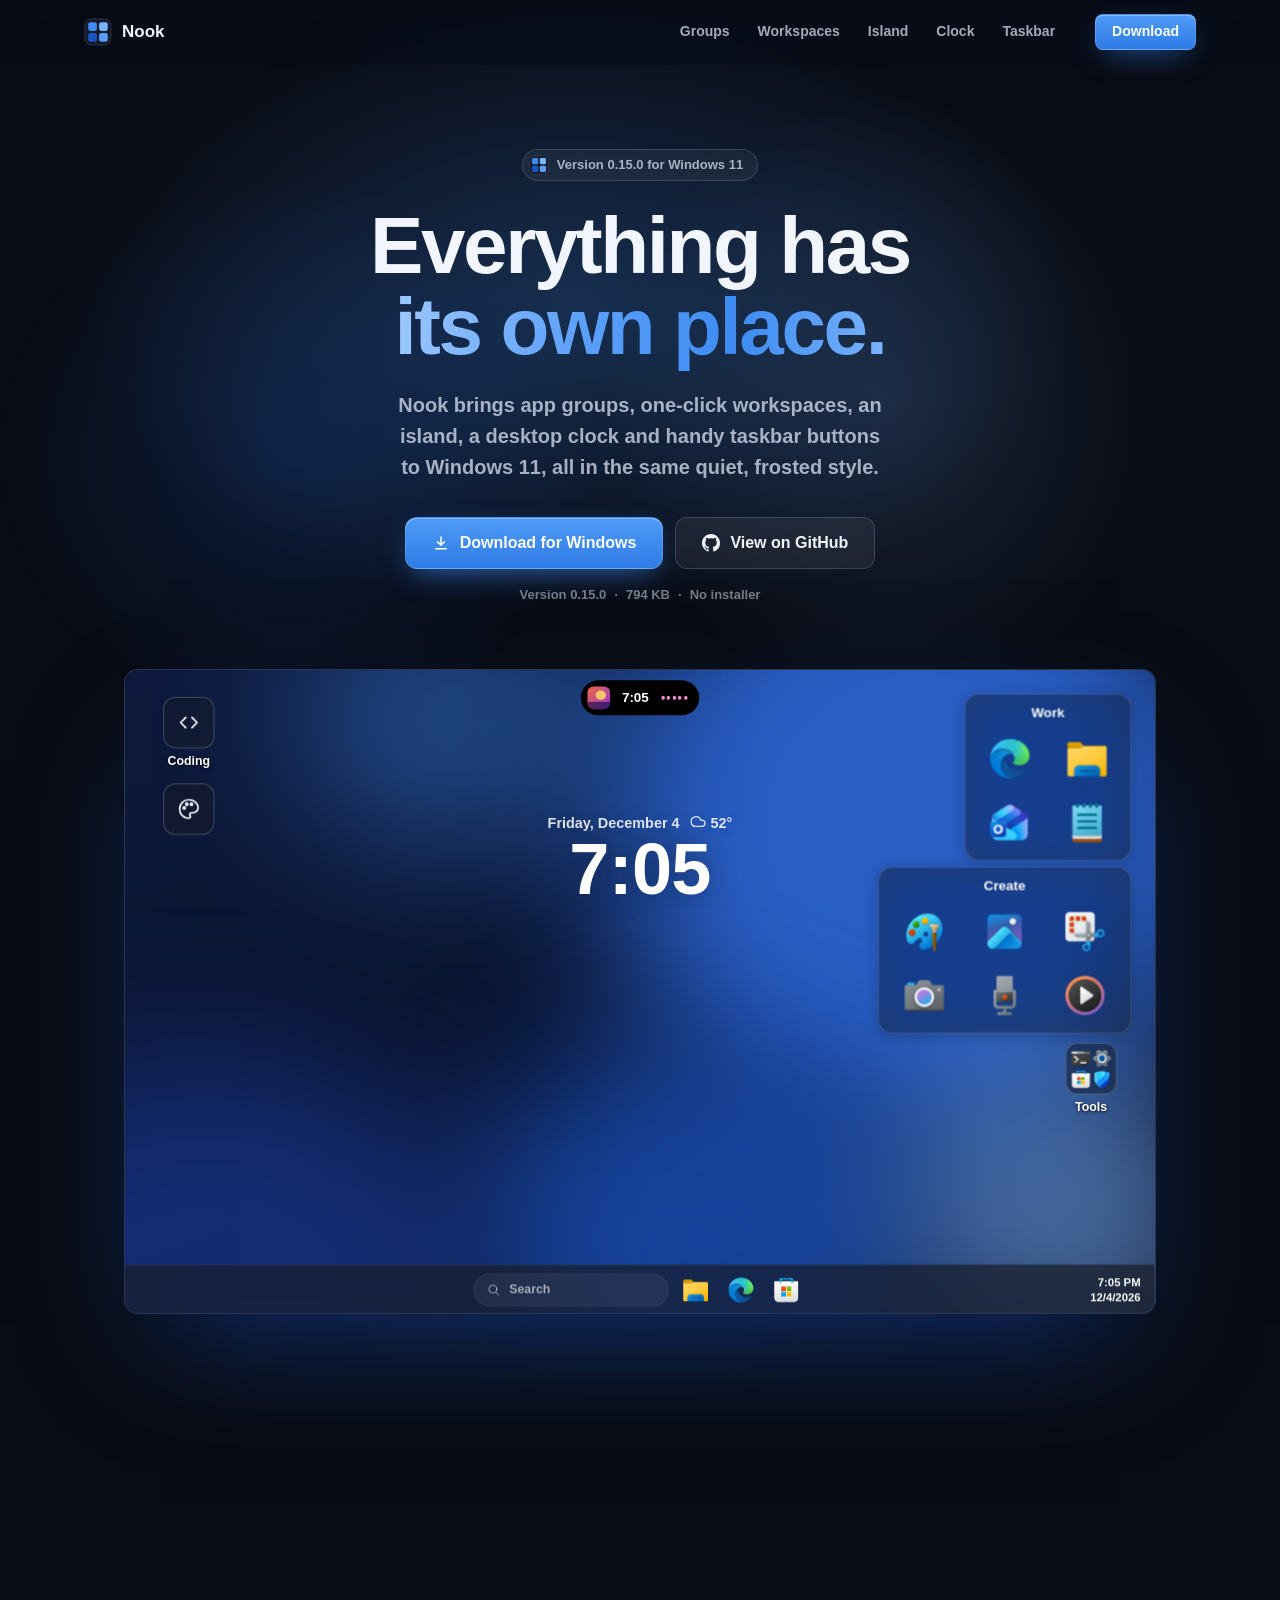
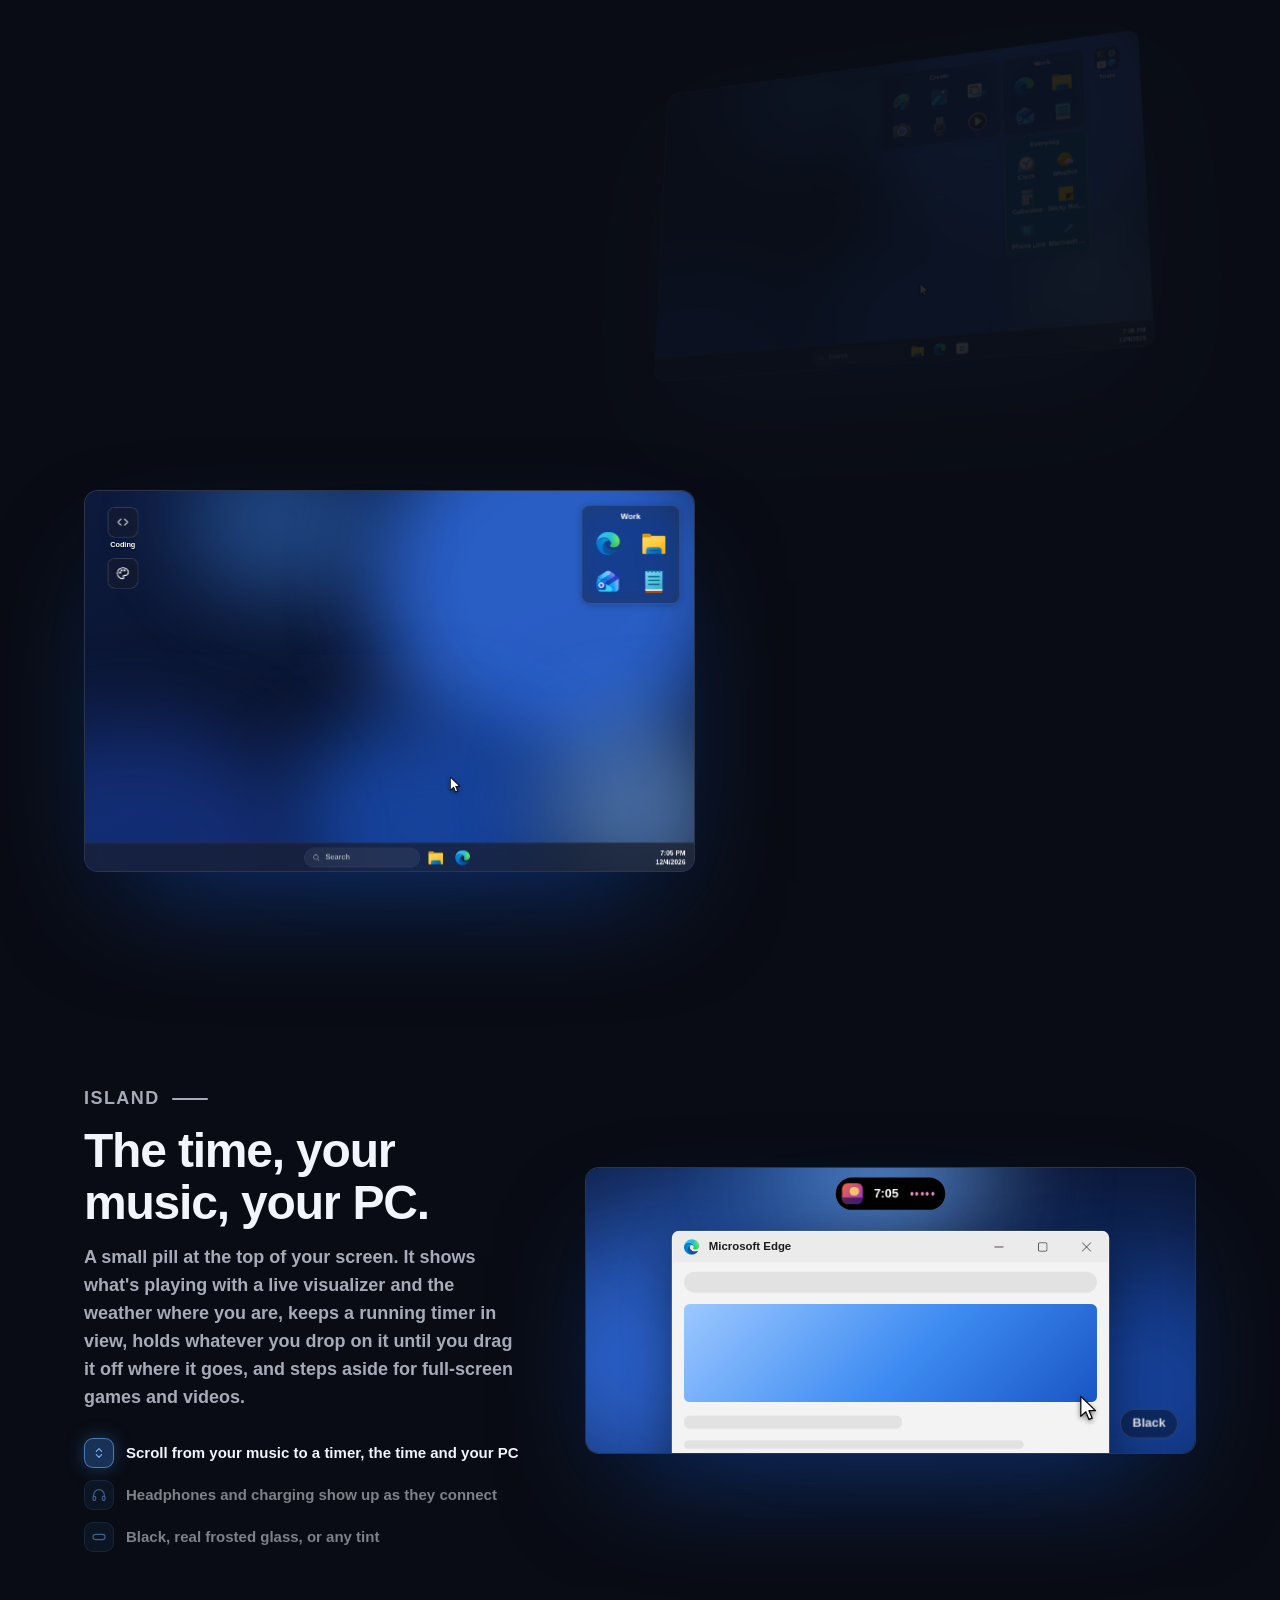
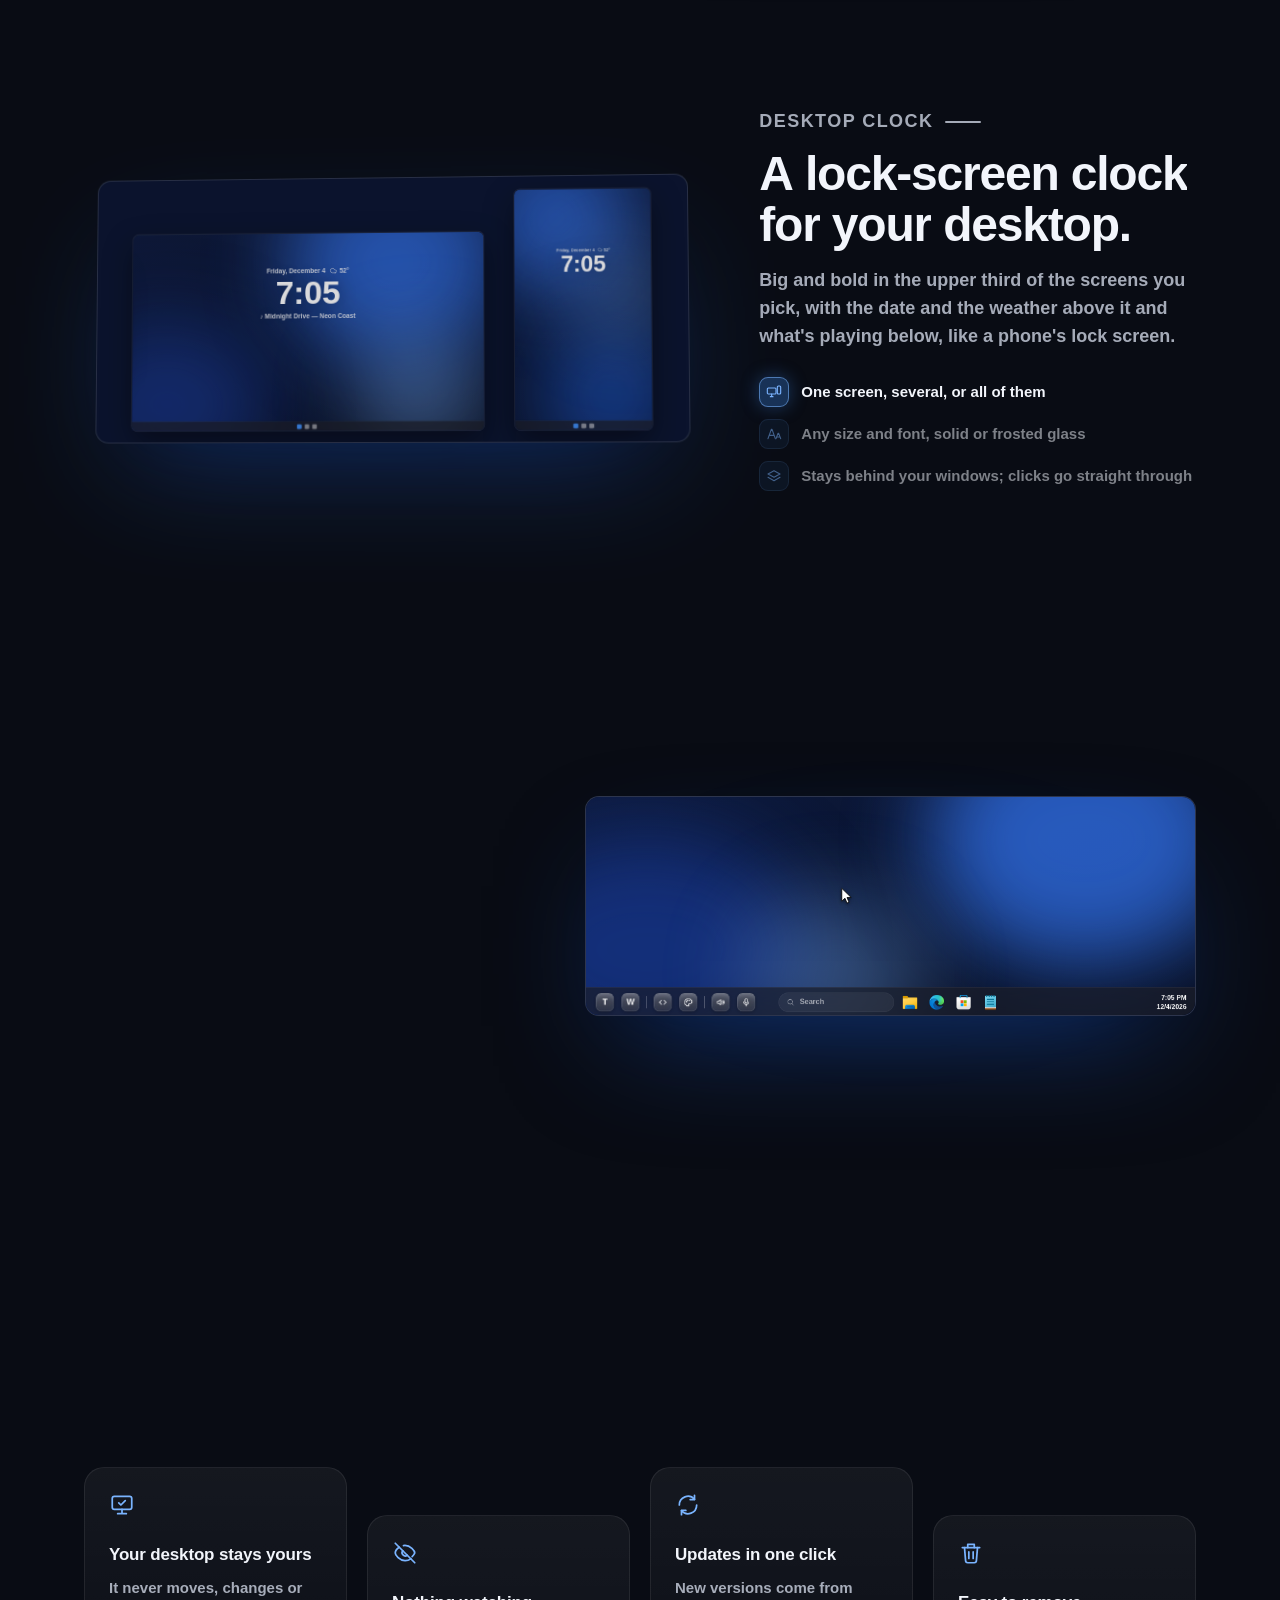
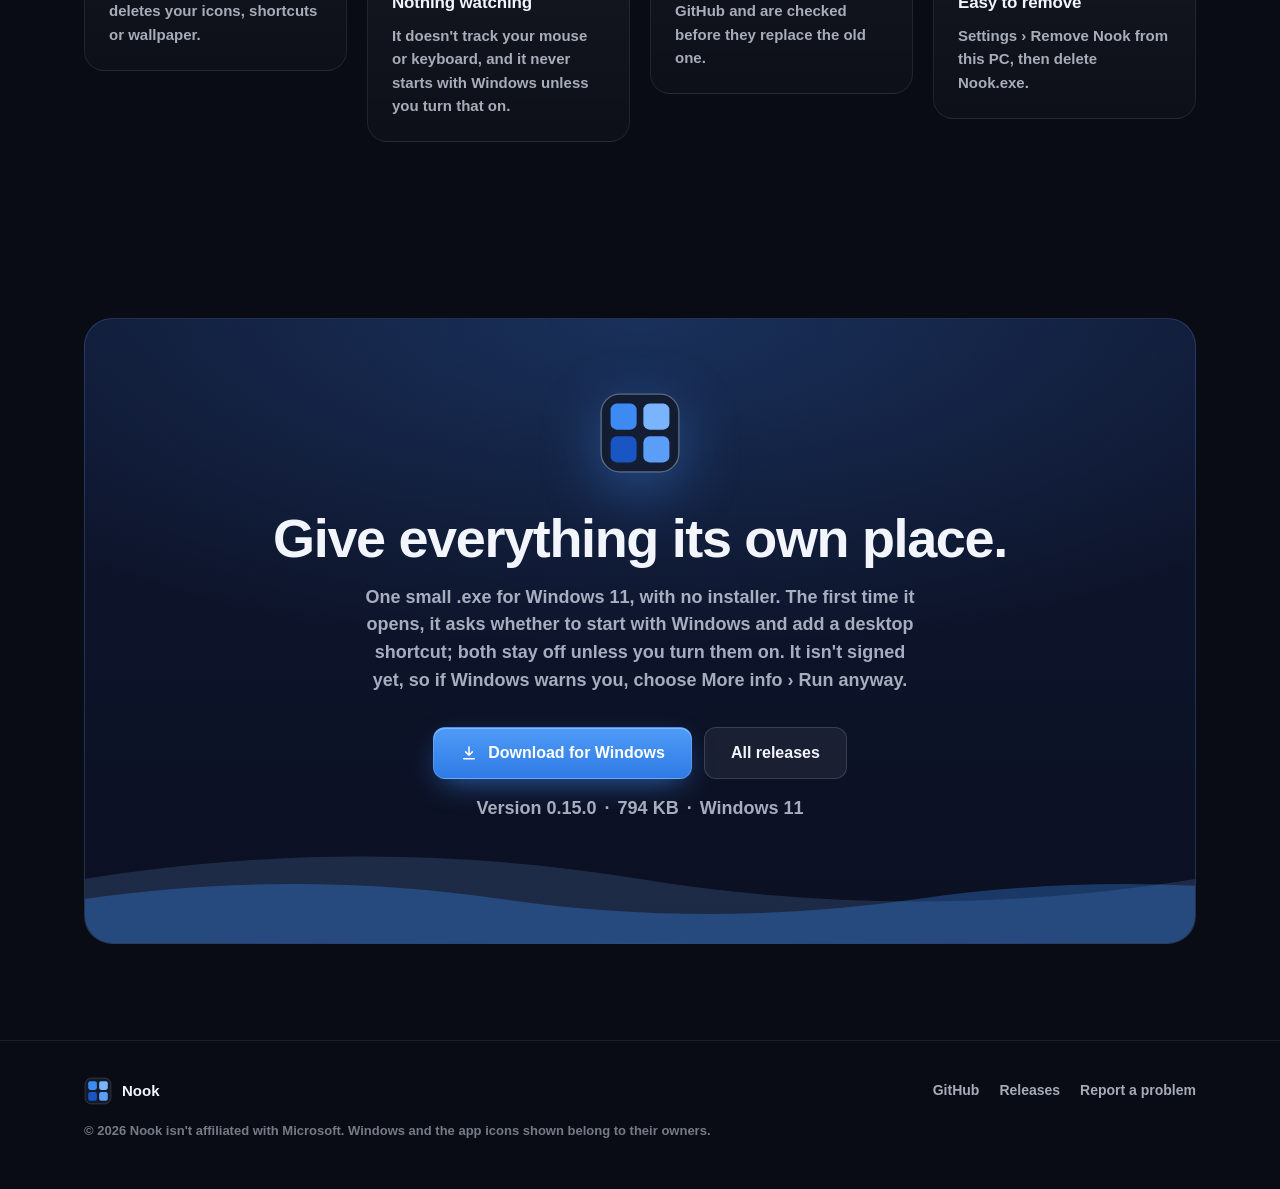
<file: index.html>
<!doctype html>
<html lang="en">
<head>
  <meta charset="utf-8">
  <meta name="viewport" content="width=device-width, initial-scale=1">
  <title>Nook – everything on your Windows desktop has its own place</title>
  <meta name="description" content="Nook brings app groups, one-click workspaces, an island, a desktop clock and handy taskbar buttons to Windows 11, all in the same quiet, frosted style.">
  <meta name="theme-color" content="#090c14">
  <link rel="icon" href="assets/favicon.ico" sizes="any">
  <link rel="apple-touch-icon" href="assets/apple-touch-icon.png">
  <meta property="og:type" content="website">
  <meta property="og:title" content="Nook">
  <meta property="og:description" content="Everything on your Windows 11 desktop has its own place: groups, workspaces, an island, a desktop clock and taskbar buttons.">
  <meta property="og:image" content="https://validred.github.io/nook/assets/og.png">
  <meta name="twitter:card" content="summary_large_image">
  <link rel="stylesheet" href="styles.css?v=0.15.0">
  <script>
    (function () {
      var d = document.documentElement, play = false;
      d.classList.add('js');
      try { play = !sessionStorage.getItem('nook-intro') && !matchMedia('(prefers-reduced-motion: reduce)').matches; } catch (e) {}
      if (play) d.classList.add('intro');
      // If the script below never runs, don't leave the page hidden.
      setTimeout(function () { d.classList.remove('intro'); d.classList.add('ready'); }, 5000);
    })();
  </script>
  <script src="main.js?v=0.15.0" defer></script>
</head>
<body>
  <svg width="0" height="0" style="position:absolute" aria-hidden="true">
    <symbol id="logo" viewBox="0 0 100 100">
      <rect x="3.8" y="3.8" width="92.4" height="92.4" rx="22" fill="#141c2e" fill-opacity=".92" stroke="#fff" stroke-opacity=".31" stroke-width="1.6"/>
      <rect x="15" y="15" width="31" height="31" rx="7.4" fill="#3d8bf2"/>
      <rect x="54" y="15" width="31" height="31" rx="7.4" fill="#7ab4ff"/>
      <rect x="15" y="54" width="31" height="31" rx="7.4" fill="#1a55c4"/>
      <rect x="54" y="54" width="31" height="31" rx="7.4" fill="#5a9ef8"/>
    </symbol>
    <symbol id="i-download" viewBox="0 0 24 24"><path d="M12 4v11m0 0-4.5-4.5M12 15l4.5-4.5M5 19.5h14" fill="none" stroke="currentColor" stroke-width="2" stroke-linecap="round" stroke-linejoin="round"/></symbol>
    <symbol id="i-github" viewBox="0 0 16 16"><path fill="currentColor" d="M8 0C3.58 0 0 3.58 0 8c0 3.54 2.29 6.53 5.47 7.59.4.07.55-.17.55-.38 0-.19-.01-.82-.01-1.49-2.01.37-2.53-.49-2.69-.94-.09-.23-.48-.94-.82-1.13-.28-.15-.68-.52-.01-.53.63-.01 1.08.58 1.23.82.72 1.21 1.87.87 2.33.66.07-.52.28-.87.51-1.07-1.78-.2-3.64-.89-3.64-3.95 0-.87.31-1.59.82-2.15-.08-.2-.36-1.02.08-2.12 0 0 .67-.21 2.2.82.64-.18 1.32-.27 2-.27.68 0 1.36.09 2 .27 1.53-1.04 2.2-.82 2.2-.82.44 1.1.16 1.92.08 2.12.51.56.82 1.27.82 2.15 0 3.07-1.87 3.75-3.65 3.95.29.25.54.73.54 1.48 0 1.07-.01 1.93-.01 2.2 0 .21.15.46.55.38A8.01 8.01 0 0 0 16 8c0-4.42-3.58-8-8-8z"/></symbol>
  </svg>

  <div class="splash" aria-hidden="true">
    <div class="splash-bg"></div>
    <div class="splash-glow"></div>
    <div class="splash-ring"></div>
    <div class="splash-name">Nook</div>
    <div class="splash-logo">
      <div class="splash-tile"></div>
      <i class="splash-sq"></i><i class="splash-sq"></i><i class="splash-sq"></i><i class="splash-sq"></i>
    </div>
  </div>

  <header class="nav">
    <div class="container nav-inner">
      <a class="brand" href="#top"><span class="logo" data-nav-logo><svg><use href="#logo"/></svg></span>Nook</a>
      <nav class="nav-links" aria-label="Features">
        <a href="#groups">Groups</a>
        <a href="#workspaces">Workspaces</a>
        <a href="#island">Island</a>
        <a href="#clock">Clock</a>
        <a href="#taskbar">Taskbar</a>
      </nav>
      <a class="btn btn-accent btn-small" href="#download">Download</a>
    </div>
  </header>

  <!-- the background light, which shifts as you move from one feature to the next -->
  <div class="ambient" aria-hidden="true"><i data-tone="groups"></i><i data-tone="workspaces"></i><i data-tone="island"></i><i data-tone="clock"></i><i data-tone="taskbar"></i><i data-tone="download"></i></div>

  <main id="top">
    <section class="hero">
      <div class="container">
        <span class="pill" data-rise style="--i:0"><span class="logo"><svg><use href="#logo"/></svg></span><span>Version <span data-version>0.15.0</span> for Windows 11</span></span>
        <h1 data-rise style="--i:1">Everything has<br><span class="grad">its own place.</span></h1>
        <p class="lede" data-rise style="--i:2">Nook brings app groups, one-click workspaces, an island, a desktop clock and handy taskbar buttons to Windows 11, all in the same quiet, frosted style.</p>
        <div class="cta" data-rise style="--i:3">
          <a class="btn btn-accent btn-large" data-download href="https://github.com/ValidRed/nook/releases/download/v0.15.0/Nook.exe">
            <svg aria-hidden="true"><use href="#i-download"/></svg>Download for Windows
          </a>
          <a class="btn btn-ghost btn-large" href="https://github.com/ValidRed/nook">
            <svg aria-hidden="true"><use href="#i-github"/></svg>View on GitHub
          </a>
        </div>
        <p class="meta" data-rise style="--i:4"><span>Version <span data-version>0.15.0</span></span><span data-size>794 KB</span><span>No installer</span></p>
      </div>

      <div class="stage-wrap" data-rise style="--i:5">
        <div class="stage-tilt">
          <div class="stage" data-demo="hero" style="--h:625" role="img" aria-label="A Windows 11 desktop with Nook: the island at the top playing music, a large clock in the middle, group widgets on the right and workspace buttons on the left.">
            <div class="desk" aria-hidden="true"></div>
          </div>
        </div>
      </div>
    </section>

    <section class="feature" id="groups">
      <div class="container feature-row">
        <div class="feature-copy" data-reveal>
          <p class="kicker">Groups</p>
          <h2>Your apps, grouped on the desktop.</h2>
          <p>Frosted widgets that sit on your desktop. Click a small one to pop its group open; bigger ones launch apps in one click.</p>
          <ul class="points">
            <li><svg viewBox="0 0 24 24" aria-hidden="true"><rect x="4" y="4" width="7" height="7" rx="1.5"/><rect x="13" y="4" width="7" height="7" rx="1.5"/><rect x="4" y="13" width="7" height="7" rx="1.5"/><rect x="13" y="13" width="7" height="7" rx="1.5"/></svg>Any size from 1×1 to 3×3, on the icon grid</li>
            <li><svg viewBox="0 0 24 24" aria-hidden="true"><path d="M12 3v18M3 12h18M12 3 9.5 5.5M12 3l2.5 2.5M12 21l-2.5-2.5M12 21l2.5-2.5M3 12l2.5-2.5M3 12l2.5 2.5M21 12l-2.5-2.5M21 12l-2.5 2.5"/></svg>Drag to rearrange, drop shortcuts in</li>
            <li><svg viewBox="0 0 24 24" aria-hidden="true"><circle cx="10.5" cy="10.5" r="6.5"/><path d="m15.5 15.5 5 5"/></svg>Ctrl + Alt + Space finds any app</li>
          </ul>
        </div>
        <div class="feature-visual" data-reveal data-float>
          <div class="float-inner"><div class="tilt stage" data-demo="groups" style="--h:625" role="img" aria-label="A pointer opens a small group widget and launches Terminal from it, drags a bigger widget to a new spot, then quick search finds Paint."><div class="desk" aria-hidden="true"></div></div></div>
        </div>
      </div>
    </section>

    <section class="feature" id="workspaces">
      <div class="container feature-row flip">
        <div class="feature-copy" data-reveal>
          <p class="kicker">Workspaces</p>
          <h2>One click, and every app is in place.</h2>
          <p>A button on your desktop that opens a set of apps and lays them out side by side, in columns or in corners. Got two screens? Give each its own layout, and one click fills both.</p>
          <ul class="points">
            <li><svg viewBox="0 0 24 24" aria-hidden="true"><rect x="3" y="4" width="18" height="16" rx="2"/><path d="M12 4v16M12 12h9"/></svg>Seven layouts, numbered so you choose what goes where</li>
            <li><svg viewBox="0 0 24 24" aria-hidden="true"><rect x="5" y="5" width="14" height="14" rx="3.5"/><path d="M9.5 12h5"/></svg>Just an icon, or an icon and a name</li>
            <li><svg viewBox="0 0 24 24" aria-hidden="true"><path d="M4 12a8 8 0 0 1 14-5.3M20 12a8 8 0 0 1-14 5.3"/><path d="M18 3v4h-4M6 21v-4h4"/></svg>Apps that are already open just move into place</li>
          </ul>
        </div>
        <div class="feature-visual" data-reveal data-float>
          <div class="float-inner"><div class="tilt stage" data-demo="workspaces" style="--h:625" role="img" aria-label="A pointer clicks a workspace button: Edge and Terminal open into a main-and-two layout and an open Notepad window moves into the third spot. Then an icon-only button puts Paint and Photos side by side."><div class="desk" aria-hidden="true"></div></div></div>
        </div>
      </div>
    </section>

    <section class="feature" id="island">
      <div class="container feature-row">
        <div class="feature-copy" data-reveal>
          <p class="kicker">Island</p>
          <h2>The time, your music, your PC.</h2>
          <p>A small pill at the top of your screen. It shows what's playing with a live visualizer and the weather where you are, keeps a running timer in view, holds whatever you drop on it until you drag it off where it goes, and steps aside for full-screen games and videos.</p>
          <ul class="points">
            <li><svg viewBox="0 0 24 24" aria-hidden="true"><path d="M8 9.5 12 5.5l4 4M8 14.5l4 4 4-4"/></svg>Scroll from your music to a timer, the time and your PC</li>
            <li><svg viewBox="0 0 24 24" aria-hidden="true"><path d="M4 15v-3a8 8 0 0 1 16 0v3"/><rect x="3" y="14" width="4" height="6" rx="1.5"/><rect x="17" y="14" width="4" height="6" rx="1.5"/></svg>Headphones and charging show up as they connect</li>
            <li><svg viewBox="0 0 24 24" aria-hidden="true"><rect x="3" y="8" width="18" height="8" rx="4"/></svg>Black, real frosted glass, or any tint</li>
          </ul>
        </div>
        <div class="feature-visual" data-reveal data-float>
          <div class="float-inner"><div class="tilt stage" data-demo="island" style="--w:640;--h:300" role="img" aria-label="The island at the top of a screen: it shows the time, then music with a visualizer, opens to the song and its controls, scrolls to the time and to CPU, memory, GPU and network, then shows headphones connecting."><div class="desk" aria-hidden="true"></div></div></div>
        </div>
      </div>
    </section>

    <section class="feature" id="clock">
      <div class="container feature-row flip">
        <div class="feature-copy" data-reveal>
          <p class="kicker">Desktop clock</p>
          <h2>A lock-screen clock for your desktop.</h2>
          <p>Big and bold in the upper third of the screens you pick, with the date and the weather above it and what's playing below, like a phone's lock screen.</p>
          <ul class="points">
            <li><svg viewBox="0 0 24 24" aria-hidden="true"><rect x="2" y="6" width="13" height="9" rx="1.5"/><rect x="17" y="3" width="5" height="12" rx="1.5"/><path d="M6.5 19h4M8.5 15v4"/></svg>One screen, several, or all of them</li>
            <li><svg viewBox="0 0 24 24" aria-hidden="true"><path d="M3 19 8 5h1l5 14M5 14h7"/><path d="M15 19l3-8h1l3 8M16 16.5h5"/></svg>Any size and font, solid or frosted glass</li>
            <li><svg viewBox="0 0 24 24" aria-hidden="true"><path d="M12 4 3 9l9 5 9-5z"/><path d="m3 14 9 5 9-5"/></svg>Stays behind your windows; clicks go straight through</li>
          </ul>
        </div>
        <div class="feature-visual" data-reveal data-float>
          <div class="float-inner"><div class="tilt stage" data-demo="clock" style="--h:450" role="img" aria-label="Two screens, one wide and one tall, each with a big clock in the upper third and the date above it. The clocks grow and shrink, turn to frosted glass, and a window slides over one to show it stays behind your windows."><div class="desk" aria-hidden="true"></div></div></div>
        </div>
      </div>
    </section>

    <section class="feature" id="taskbar">
      <div class="container feature-row">
        <div class="feature-copy" data-reveal>
          <p class="kicker">Taskbar</p>
          <h2>A few handy buttons on the taskbar.</h2>
          <p>Small tiles of frosted glass on the empty part of the taskbar: your groups and workspaces, a switch for the speakers Windows hides several menus deep, and a mic mute that glows red while you're muted. They sit on top; the taskbar itself is left alone.</p>
          <ul class="points">
            <li><svg viewBox="0 0 24 24" aria-hidden="true"><rect x="3" y="15" width="18" height="6" rx="1.5"/><rect x="6" y="4" width="12" height="8" rx="1.5"/><path d="M12 12v3"/></svg>Groups pop open above it; workspaces lay out in one click</li>
            <li><svg viewBox="0 0 24 24" aria-hidden="true"><path d="M4 15v-3a8 8 0 0 1 16 0v3"/><rect x="3" y="14" width="4" height="6" rx="1.5"/><rect x="17" y="14" width="4" height="6" rx="1.5"/></svg>Speakers to headphones and back in one click</li>
            <li><svg viewBox="0 0 24 24" aria-hidden="true"><rect x="9" y="3" width="6" height="11" rx="3"/><path d="M5.5 11a6.5 6.5 0 0 0 13 0M12 17.5V21"/></svg>Mutes every microphone at once</li>
          </ul>
        </div>
        <div class="feature-visual" data-reveal data-float>
          <div class="float-inner"><div class="tilt stage" data-demo="taskbar" style="--h:360" role="img" aria-label="The bottom of a Windows 11 desktop. Nook's frosted-glass buttons sit at the left end of the taskbar: a pointer opens a group above the taskbar, runs a workspace that lays out Edge and Terminal, swaps the sound to headphones, and mutes the microphone, which glows red."><div class="desk" aria-hidden="true"></div></div></div>
        </div>
      </div>
    </section>

    <section class="feature" id="light">
      <div class="container">
        <div class="trust-head" data-reveal>
          <p class="kicker">Light on your PC</p>
          <h2>Only what you ask for.</h2>
        </div>
        <div class="floats floats-4">
          <div class="float" data-float data-reveal>
            <div class="float-inner"><div class="tilt card">
              <svg viewBox="0 0 24 24" aria-hidden="true"><rect x="3" y="4" width="18" height="12" rx="2"/><path d="M8 20h8M12 16v4"/><path d="m9 10 2 2 4-4"/></svg>
              <h3>Your desktop stays yours</h3>
              <p>It never moves, changes or deletes your icons, shortcuts or wallpaper.</p>
            </div></div>
          </div>
          <div class="float" data-float data-reveal style="--d:1">
            <div class="float-inner"><div class="tilt card">
              <svg viewBox="0 0 24 24" aria-hidden="true"><path d="M3 3l18 18"/><path d="M10.6 5.1A10 10 0 0 1 12 5c5 0 9 5 9 7a9.6 9.6 0 0 1-2.4 3.4M6.6 6.6C4.4 8 3 10.3 3 12c0 2 4 7 9 7a9.3 9.3 0 0 0 5.4-1.6"/><path d="M9.9 9.9a3 3 0 0 0 4.2 4.2"/></svg>
              <h3>Nothing watching</h3>
              <p>It doesn't track your mouse or keyboard, and it never starts with Windows unless you turn that on.</p>
            </div></div>
          </div>
          <div class="float" data-float data-reveal style="--d:2">
            <div class="float-inner"><div class="tilt card">
              <svg viewBox="0 0 24 24" aria-hidden="true"><path d="M4 12a8 8 0 0 1 14-5.3M20 12a8 8 0 0 1-14 5.3"/><path d="M18 3v4h-4M6 21v-4h4"/></svg>
              <h3>Updates in one click</h3>
              <p>New versions come from GitHub and are checked before they replace the old one.</p>
            </div></div>
          </div>
          <div class="float" data-float data-reveal style="--d:3">
            <div class="float-inner"><div class="tilt card">
              <svg viewBox="0 0 24 24" aria-hidden="true"><path d="M4 7h16M10 11v6M14 11v6"/><path d="M6 7l1 12a2 2 0 0 0 2 2h6a2 2 0 0 0 2-2l1-12M9 7V4h6v3"/></svg>
              <h3>Easy to remove</h3>
              <p>Settings › Remove Nook from this PC, then delete Nook.exe.</p>
            </div></div>
          </div>
        </div>
      </div>
    </section>

    <section class="download" id="download">
      <div class="container">
        <div class="dl-card" data-reveal>
          <span class="logo"><svg><use href="#logo"/></svg></span>
          <h2>Give everything its own place.</h2>
          <p>One small .exe for Windows 11, with no installer. The first time it opens, it asks whether to start with Windows and add a desktop shortcut; both stay off unless you turn them on. It isn't signed yet, so if Windows warns you, choose More info › Run anyway.</p>
          <div class="cta">
            <a class="btn btn-accent btn-large" data-download href="https://github.com/ValidRed/nook/releases/download/v0.15.0/Nook.exe">
              <svg aria-hidden="true"><use href="#i-download"/></svg>Download for Windows
            </a>
            <a class="btn btn-ghost btn-large" href="https://github.com/ValidRed/nook/releases">All releases</a>
          </div>
          <p class="meta"><span>Version <span data-version>0.15.0</span></span><span data-size>794 KB</span><span>Windows 11</span></p>
          <div class="waves" aria-hidden="true">
            <svg viewBox="0 0 2400 110" preserveAspectRatio="none"><path fill="rgba(122,180,255,.16)" d="M0 46 C 200 16 400 16 600 46 S 1000 76 1200 46 S 1600 16 1800 46 S 2200 76 2400 46 V110 H0Z"/></svg>
            <svg viewBox="0 0 2400 110" preserveAspectRatio="none"><path fill="rgba(61,139,242,.32)" d="M0 66 C 150 46 300 46 450 66 S 750 86 900 66 S 1200 46 1350 66 S 1650 86 1800 66 S 2100 46 2250 66 S 2400 76 2400 66 V110 H0Z"/></svg>
          </div>
        </div>
      </div>
    </section>
  </main>

  <footer>
    <div class="container foot">
      <a class="brand" href="#top"><span class="logo"><svg><use href="#logo"/></svg></span>Nook</a>
      <nav aria-label="Links">
        <a href="https://github.com/ValidRed/nook">GitHub</a>
        <a href="https://github.com/ValidRed/nook/releases">Releases</a>
        <a href="https://github.com/ValidRed/nook/issues">Report a problem</a>
      </nav>
      <small>© <span data-year>2026</span> Nook isn't affiliated with Microsoft. Windows and the app icons shown belong to their owners.</small>
    </div>
  </footer>
</body>
</html>
</file>
<file: styles.css>
/* Nook site. Dark, frosted, blue: the same look as the app. */

:root {
  color-scheme: dark;
  --bg: #090c14;
  --bg-raise: #0e121d;
  --card: rgba(255, 255, 255, 0.035);
  --card-hi: rgba(255, 255, 255, 0.06);
  --stroke: rgba(255, 255, 255, 0.08);
  --stroke-hi: rgba(255, 255, 255, 0.14);
  --text: #f2f5fb;
  --text-2: rgba(226, 233, 248, 0.72);
  --text-3: rgba(226, 233, 248, 0.5);
  --blue: #3d8bf2;
  --blue-light: #7ab4ff;
  --blue-mid: #5a9ef8;
  --blue-deep: #1a55c4;
  --navy: #141c2e;
  --font: "Helvetica Neue", Helvetica, Arial, sans-serif;
  --font-display: "Helvetica Neue", Helvetica, Arial, sans-serif;
  --ease-out: cubic-bezier(0.16, 1, 0.3, 1);
  --win-ease: cubic-bezier(0.1, 0.9, 0.2, 1);
}

*,
*::before,
*::after { box-sizing: border-box; }

html { scroll-behavior: smooth; scroll-padding-top: 80px; }

body {
  margin: 0;
  background: var(--bg);
  color: var(--text);
  font-family: var(--font);
  font-weight: 700; /* Helvetica Bold for all lettering */
  font-size: 16px;
  line-height: 1.55;
  -webkit-font-smoothing: antialiased;
  overflow-x: hidden;
}

main { overflow-x: clip; } /* the hero glow is wider than a phone */
img { display: block; max-width: 100%; }
a { color: inherit; }
button { font: inherit; color: inherit; }
h1, h2, h3 { font-family: var(--font-display); margin: 0; text-wrap: balance; }
.lede, .dl-card > p { text-wrap: balance; }
p { margin: 0; }

:focus-visible { outline: 2px solid var(--blue-light); outline-offset: 3px; border-radius: 6px; }

.container { max-width: 1160px; margin: 0 auto; padding: 0 24px; }

.sr-only {
  position: absolute; width: 1px; height: 1px; overflow: hidden;
  clip: rect(0 0 0 0); white-space: nowrap; border: 0; padding: 0; margin: -1px;
}

/* ---------- logo ---------- */

.logo { display: inline-block; width: 28px; height: 28px; flex: none; }
.logo svg { width: 100%; height: 100%; display: block; }

/* ---------- buttons ---------- */

.btn {
  display: inline-flex; align-items: center; justify-content: center; gap: 10px;
  height: 44px; padding: 0 20px; border-radius: 10px;
  font-size: 15px; font-weight: 700; text-decoration: none; white-space: nowrap;
  border: 1px solid transparent; cursor: pointer;
  transition: background-color 0.2s, border-color 0.2s, transform 0.2s var(--ease-out), box-shadow 0.2s, filter 0.2s;
}
.btn:active { transform: translateY(1px) scale(0.99); }
.btn svg { width: 18px; height: 18px; flex: none; }

.btn-accent {
  color: #fff;
  background: linear-gradient(180deg, #4e9bf7 0%, #2f7be6 100%);
  border-color: rgba(255, 255, 255, 0.16);
  box-shadow: 0 10px 30px -10px rgba(61, 139, 242, 0.75), inset 0 1px 0 rgba(255, 255, 255, 0.28);
}
.btn-accent:hover { filter: brightness(1.08); box-shadow: 0 14px 38px -10px rgba(61, 139, 242, 0.9), inset 0 1px 0 rgba(255, 255, 255, 0.3); }

.btn-ghost { background: rgba(255, 255, 255, 0.06); border-color: var(--stroke-hi); color: var(--text); }
.btn-ghost:hover { background: rgba(255, 255, 255, 0.1); }

.btn-large { height: 52px; padding: 0 26px; font-size: 16px; border-radius: 12px; }
.btn-small { height: 36px; padding: 0 16px; font-size: 14px; border-radius: 8px; }

/* ---------- nav ---------- */

.nav {
  position: sticky; top: 0; z-index: 50;
  background: rgba(9, 12, 20, 0.55);
  -webkit-backdrop-filter: blur(20px) saturate(160%);
  backdrop-filter: blur(20px) saturate(160%);
  border-bottom: 1px solid transparent;
  transition: border-color 0.3s, background-color 0.3s;
}
.nav.scrolled { border-bottom-color: var(--stroke); background: rgba(9, 12, 20, 0.72); }
.nav-inner { display: flex; align-items: center; gap: 28px; height: 64px; }

.brand { display: inline-flex; align-items: center; gap: 10px; font-family: var(--font-display); font-weight: 700; font-size: 17px; text-decoration: none; }

.nav-links { display: flex; gap: 4px; margin-left: auto; }
.nav-links a {
  font-size: 14px; color: var(--text-2); text-decoration: none;
  padding: 8px 12px; border-radius: 8px; transition: color 0.2s, background-color 0.2s;
}
.nav-links a:hover { color: var(--text); background: rgba(255, 255, 255, 0.06); }

@media (max-width: 760px) {
  .nav-links { display: none; }
  .nav .btn { margin-left: auto; }
}

/* ---------- intro: a quiet splash; the logo settles in and glides into the nav ---------- */

.splash { display: none; }
html.intro .splash,
.splash.on { display: block; position: fixed; inset: 0; z-index: 100; cursor: pointer; }
.splash-bg { position: absolute; inset: 0; background: var(--bg); }
.splash-glow {
  position: absolute; left: 50%; top: 50%; width: 520px; height: 520px; margin: -260px 0 0 -260px; opacity: 0; border-radius: 50%;
  background: radial-gradient(closest-side, rgba(61, 139, 242, 0.3), rgba(61, 139, 242, 0.1) 45%, transparent);
}
.splash-ring { position: absolute; left: 50%; top: 50%; width: 150px; height: 150px; margin: -75px 0 0 -75px; border-radius: 50%; border: 1.5px solid #9cc8ff; opacity: 0; }
.splash-name {
  position: absolute; left: 0; right: 0; top: calc(50% + 100px); text-align: center; opacity: 0;
  font-family: var(--font-display); font-size: 30px; font-weight: 700; color: var(--text);
}
.splash-logo { position: absolute; left: 50%; top: 50%; width: 112px; height: 112px; margin: -56px 0 0 -56px; transform-origin: 50% 50%; }
.splash-tile {
  position: absolute; inset: 0; border-radius: 26px;
  background: rgba(20, 28, 46, 0.92);
  box-shadow: inset 0 0 0 1.5px rgba(255, 255, 255, 0.3);
}
/* same geometry as the app icon: 15% padding, 8% gap */
.splash-sq { position: absolute; width: 34.7px; height: 34.7px; border-radius: 8.3px; opacity: 0; }
.splash-sq:nth-child(2) { left: 16.8px; top: 16.8px; background: #3d8bf2; }
.splash-sq:nth-child(3) { left: 60.5px; top: 16.8px; background: #7ab4ff; }
.splash-sq:nth-child(4) { left: 16.8px; top: 60.5px; background: #1a55c4; }
.splash-sq:nth-child(5) { left: 60.5px; top: 60.5px; background: #5a9ef8; }

html.intro .nav,
html.intro main,
html.intro footer { visibility: hidden; }

/* things that rise in once the page is ready */
html.js:not(.ready) [data-rise] { opacity: 0; }
html.ready [data-rise] { animation: rise 0.8s var(--ease-out) both; animation-delay: calc(var(--i, 0) * 70ms); }
@keyframes rise { from { opacity: 0; transform: translateY(14px); } to { opacity: 1; transform: none; } }

html.js [data-reveal] { opacity: 0; transform: translateY(24px); transition: opacity 0.8s var(--ease-out), transform 0.8s var(--ease-out); }
html.js [data-reveal].in { opacity: 1; transform: none; }

/* ---------- hero ---------- */

.hero { position: relative; padding: 84px 0 40px; text-align: center; isolation: isolate; }
.hero::before {
  content: ""; position: absolute; z-index: -1; left: 50%; top: -220px; width: 1300px; height: 900px; transform: translateX(-50%);
  background:
    radial-gradient(closest-side at 50% 45%, rgba(61, 139, 242, 0.28), transparent 70%),
    radial-gradient(closest-side at 30% 60%, rgba(26, 85, 196, 0.22), transparent 70%),
    radial-gradient(closest-side at 72% 55%, rgba(122, 180, 255, 0.14), transparent 70%);
  pointer-events: none;
}

.pill {
  display: inline-flex; align-items: center; gap: 8px; height: 32px; padding: 0 14px 0 6px;
  border-radius: 999px; font-size: 13px; color: var(--text-2);
  background: rgba(255, 255, 255, 0.05); border: 1px solid var(--stroke-hi);
}
.pill .logo { width: 20px; height: 20px; }

.hero h1 {
  margin: 22px auto 0; max-width: 900px;
  font-size: clamp(40px, 6.6vw, 80px); line-height: 1.02; font-weight: 700; letter-spacing: -0.03em;
}
.grad {
  background: linear-gradient(95deg, #9cc8ff 0%, #5a9ef8 40%, #3d8bf2 70%, #7ab4ff 100%);
  -webkit-background-clip: text; background-clip: text; color: transparent;
}
.lede { margin: 22px auto 0; max-width: 620px; font-size: clamp(17px, 2vw, 20px); color: var(--text-2); }
.cta { display: flex; flex-wrap: wrap; gap: 12px; justify-content: center; margin-top: 34px; }
.meta { margin-top: 16px; font-size: 13px; color: var(--text-3); }
.meta span + span::before { content: "·"; margin: 0 8px; }

/* ---------- the animated desktop ---------- */

.stage-wrap { position: relative; margin: 64px auto 0; max-width: 1080px; padding: 0 24px; }
.stage-wrap::before {
  content: ""; position: absolute; z-index: -1; left: 6%; right: 6%; top: 18%; bottom: -6%;
  background: radial-gradient(closest-side, rgba(61, 139, 242, 0.45), transparent);
  filter: blur(40px); pointer-events: none;
}
.stage-tilt { transform-origin: 50% 0; }
@supports (animation-timeline: view()) {
  @media (prefers-reduced-motion: no-preference) {
    .stage-tilt { animation: flatten linear both; animation-timeline: view(); animation-range: entry 10% cover 45%; }
    @keyframes flatten {
      from { transform: perspective(1800px) rotateX(12deg) scale(0.95); }
      to { transform: none; }
    }
  }
}

.stage {
  position: relative; width: 100%; aspect-ratio: 16 / 10; overflow: hidden;
  border-radius: 14px; border: 1px solid rgba(255, 255, 255, 0.14);
  background: #0a1430;
  box-shadow: 0 50px 120px -40px rgba(26, 85, 196, 0.6), 0 30px 70px -30px rgba(0, 0, 0, 0.9);
  --s: 1;
}
.desk {
  position: absolute; left: 0; top: 0; width: 1000px; height: 625px;
  transform: scale(var(--s)); transform-origin: 0 0;
  font-family: var(--font); color: #fff; font-size: 12px; line-height: 1.3;
  user-select: none; -webkit-user-select: none;
}

.wall { position: absolute; inset: 0; overflow: hidden; background: linear-gradient(160deg, #0d1a3d 0%, #070d1f 100%); }
.blob { position: absolute; border-radius: 50%; filter: blur(70px); }
.blob.b1 { left: 470px; top: -150px; width: 600px; height: 600px; background: #2f6ce0; opacity: 0.85; }
.blob.b2 { left: 330px; top: 360px; width: 460px; height: 380px; background: #1a4fb8; opacity: 0.8; }
.blob.b3 { left: 760px; top: 380px; width: 300px; height: 300px; background: #7ab4ff; opacity: 0.55; }
.blob.b4 { left: -200px; top: 380px; width: 560px; height: 440px; background: #163486; opacity: 0.8; }
.blob.b5 { left: 160px; top: -80px; width: 320px; height: 260px; background: #3d8bf2; opacity: 0.4; }
@media (prefers-reduced-motion: no-preference) {
  .blob.b1 { animation: drift1 22s ease-in-out infinite alternate; }
  .blob.b3 { animation: drift2 18s ease-in-out infinite alternate; }
  @keyframes drift1 { to { transform: translate(-90px, 60px) scale(1.08); } }
  @keyframes drift2 { to { transform: translate(-120px, -70px) scale(0.92); } }
}

/* widgets: real frosted glass over the wallpaper */
.widget { position: absolute; will-change: transform; }
.w-panel {
  position: absolute; inset: 3px; border-radius: 14px; padding: 5px;
  display: flex; flex-direction: column;
  background: rgba(26, 28, 36, 0.5);
  -webkit-backdrop-filter: blur(22px) saturate(150%);
  backdrop-filter: blur(22px) saturate(150%);
  border: 1px solid rgba(255, 255, 255, 0.15);
  box-shadow: 0 2px 14px rgba(0, 0, 0, 0.24);
  transition: box-shadow 0.25s, transform 0.25s var(--ease-out);
}
.widget.teal .w-panel { background: rgba(14, 94, 111, 0.72); border-color: rgba(255, 255, 255, 0.2); }
.widget.lifted { z-index: 5; }
.widget.lifted .w-panel { transform: scale(1.025); box-shadow: 0 22px 50px rgba(0, 0, 0, 0.45); }

.w-title {
  align-self: center; height: 26px; padding: 0 12px; border-radius: 999px;
  display: flex; align-items: center; font-weight: 700; font-size: 13px;
  transition: background-color 0.15s;
}
.w-title.hover { background: rgba(255, 255, 255, 0.12); }

.w-apps { flex: 1; display: grid; grid-auto-rows: 1fr; gap: 0; }
.w-app { display: flex; flex-direction: column; align-items: center; justify-content: center; border-radius: 8px; min-width: 0; transition: background-color 0.15s; }
.w-app img { width: 38px; height: 38px; }
.w-app span { margin-top: 4px; max-width: 100%; padding: 0 2px; font-size: 12px; white-space: nowrap; overflow: hidden; text-overflow: ellipsis; }
.with-labels .w-app img { width: 32px; height: 32px; }
.w-app.hover { background: rgba(255, 255, 255, 0.13); }

/* the 1x1 widget: a desktop-icon-sized tile */
.tile1 { position: absolute; width: 84px; height: 84px; display: flex; flex-direction: column; align-items: center; padding-top: 6px; border-radius: 6px; transition: background-color 0.15s; }
.tile1.hover { background: rgba(255, 255, 255, 0.1); }
.tile1-icon {
  width: 50px; height: 50px; border-radius: 12px; padding: 5px;
  display: grid; grid-template-columns: 1fr 1fr; gap: 3px;
  background: rgba(26, 28, 36, 0.55);
  -webkit-backdrop-filter: blur(16px) saturate(150%);
  backdrop-filter: blur(16px) saturate(150%);
  border: 1px solid rgba(255, 255, 255, 0.2);
}
.tile1-icon img { width: 100%; height: 100%; }
.tile1 > span { margin-top: 5px; font-size: 12px; text-shadow: 0 1px 3px rgba(0, 0, 0, 0.9); }

/* where a dragged widget will land */
.ghost {
  position: absolute; border-radius: 14px; opacity: 0;
  border: 2px dashed rgba(255, 255, 255, 0.55); background: rgba(255, 255, 255, 0.07);
  transition: opacity 0.2s, left 0.18s var(--ease-out), top 0.18s var(--ease-out);
}
.ghost.show { opacity: 1; }

/* acrylic surfaces: pop-up, search, keys */
.acrylic {
  background: rgba(32, 34, 42, 0.7);
  -webkit-backdrop-filter: blur(40px) saturate(170%);
  backdrop-filter: blur(40px) saturate(170%);
  border: 1px solid rgba(255, 255, 255, 0.12);
  box-shadow: 0 18px 50px rgba(0, 0, 0, 0.45);
}

.popup { position: absolute; border-radius: 8px; padding: 10px 12px 14px; opacity: 0; visibility: hidden; z-index: 10; }
.popup.open { visibility: visible; }
.popup-head { position: relative; height: 40px; margin-bottom: 4px; display: flex; align-items: center; justify-content: center; font-family: var(--font-display); font-size: 16px; font-weight: 700; }
.popup-head svg { position: absolute; right: 6px; top: 11px; width: 18px; height: 18px; opacity: 0.85; }
.popup-apps { display: flex; }
.p-app { width: 96px; margin: 2px; padding: 10px 4px 8px; border-radius: 6px; display: flex; flex-direction: column; align-items: center; font-size: 12px; transition: background-color 0.15s; }
.p-app img { width: 40px; height: 40px; }
.p-app span { margin-top: 8px; max-height: 32px; overflow: hidden; text-align: center; line-height: 16px; }
.p-app.hover { background: rgba(255, 255, 255, 0.09); }

.search { position: absolute; left: 200px; top: 70px; width: 600px; border-radius: 8px; padding: 16px; opacity: 0; visibility: hidden; z-index: 12; }
.search.open { visibility: visible; }
.s-box {
  position: relative; height: 46px; border-radius: 6px; padding: 0 16px;
  display: flex; align-items: center; font-size: 18px;
  background: rgba(255, 255, 255, 0.07); border: 1px solid rgba(255, 255, 255, 0.08);
  border-bottom: 2px solid var(--blue-light);
}
.s-box svg { position: absolute; right: 14px; top: 13px; width: 18px; height: 18px; opacity: 0.8; }
.s-caret { display: inline-block; width: 1px; height: 22px; margin-left: 1px; background: #fff; animation: blink 1s steps(1) infinite; }
.s-placeholder { color: rgba(255, 255, 255, 0.45); }
@keyframes blink { 50% { opacity: 0; } }
.s-results { margin-top: 10px; min-height: 192px; }
.s-row { position: relative; display: flex; align-items: center; gap: 14px; height: 60px; padding: 0 16px; border-radius: 6px; animation: rowIn 0.25s var(--ease-out) both; }
.s-row img { width: 30px; height: 30px; }
.s-row b { display: block; font-weight: 700; font-size: 14px; }
.s-row small { display: block; font-size: 12px; color: rgba(255, 255, 255, 0.62); }
.s-row.sel { background: rgba(255, 255, 255, 0.07); }
.s-row.sel::before { content: ""; position: absolute; left: 0; top: 21px; width: 3px; height: 18px; border-radius: 2px; background: var(--blue-light); }
@keyframes rowIn { from { opacity: 0; transform: translateY(4px); } }
.s-hint { margin-top: 10px; text-align: center; font-size: 12px; color: rgba(255, 255, 255, 0.45); }

.keys { position: absolute; left: 50%; bottom: 76px; transform: translateX(-50%); display: flex; align-items: center; gap: 8px; padding: 10px 14px; border-radius: 12px; opacity: 0; z-index: 13; font-size: 13px; }
.keys i { font-style: normal; color: rgba(255, 255, 255, 0.5); }
kbd {
  display: inline-flex; align-items: center; justify-content: center; min-width: 38px; height: 32px; padding: 0 10px;
  font-family: var(--font); font-size: 13px; font-weight: 700; color: #fff;
  border-radius: 7px; background: rgba(255, 255, 255, 0.1);
  border: 1px solid rgba(255, 255, 255, 0.18); border-bottom-width: 3px;
  transition: transform 0.08s, background-color 0.08s, border-bottom-width 0.08s;
}
kbd.down { transform: translateY(2px); border-bottom-width: 1px; background: var(--blue); border-color: rgba(255, 255, 255, 0.3); }
.keys kbd.space { min-width: 96px; }

/* an app window opening, Windows 11 style */
.appwin {
  position: absolute; left: 70px; top: 96px; width: 470px; height: 330px; z-index: 11;
  border-radius: 8px; overflow: hidden; opacity: 0; visibility: hidden;
  background: #1f2128; border: 1px solid rgba(255, 255, 255, 0.1);
  box-shadow: 0 30px 70px rgba(0, 0, 0, 0.55);
  display: flex; flex-direction: column;
}
.appwin.open { visibility: visible; }
.aw-bar { height: 32px; display: flex; align-items: center; gap: 10px; padding-left: 12px; font-size: 12px; background: rgba(255, 255, 255, 0.03); }
.aw-bar img { width: 16px; height: 16px; }
.aw-caps { margin-left: auto; display: flex; height: 100%; }
.aw-caps span { width: 46px; display: grid; place-items: center; }
.aw-caps svg { width: 10px; height: 10px; stroke: rgba(255, 255, 255, 0.85); fill: none; stroke-width: 1; }
.aw-body { flex: 1; display: grid; place-items: center; }
.aw-body img { width: 72px; height: 72px; }
.appwin.terminal { background: #0c0c0c; }
.appwin.terminal .aw-body { place-items: start; padding: 14px 16px; font-family: "Cascadia Mono", Consolas, monospace; font-size: 13px; color: #cccccc; }
.appwin.terminal .aw-body .s-caret { height: 14px; width: 8px; background: #cccccc; vertical-align: -2px; }

/* taskbar */
.taskbar {
  position: absolute; left: 0; right: 0; bottom: 0; height: 48px; z-index: 14;
  display: flex; align-items: center; justify-content: center;
  background: rgba(28, 30, 38, 0.72);
  -webkit-backdrop-filter: blur(30px) saturate(160%);
  backdrop-filter: blur(30px) saturate(160%);
  border-top: 1px solid rgba(255, 255, 255, 0.08);
}
.tb-apps { display: flex; gap: 4px; }
.tb-app { position: relative; width: 40px; height: 40px; border-radius: 5px; display: grid; place-items: center; }
.tb-app img { width: 24px; height: 24px; }
.tb-app::after { content: ""; position: absolute; bottom: 2px; left: 50%; width: 6px; height: 3px; margin-left: -3px; border-radius: 2px; background: rgba(255, 255, 255, 0.5); opacity: 0; transition: width 0.2s, margin 0.2s, opacity 0.2s; }
.tb-app.running::after { opacity: 1; }
.tb-app.active { background: rgba(255, 255, 255, 0.08); }
.tb-app.active::after { width: 16px; margin-left: -8px; background: var(--blue-light); }
.tb-search { display: flex; align-items: center; gap: 8px; height: 32px; width: 190px; padding: 0 12px; margin-right: 6px; border-radius: 999px; font-size: 12px; color: rgba(255, 255, 255, 0.6); background: rgba(255, 255, 255, 0.06); border: 1px solid rgba(255, 255, 255, 0.06); }
.tb-search svg { width: 14px; height: 14px; }
.tb-tray { position: absolute; right: 14px; top: 0; height: 100%; display: flex; flex-direction: column; align-items: flex-end; justify-content: center; font-size: 11px; line-height: 1.35; }

/* Nook's buttons on the taskbar: white icons on small tiles of frosted glass */
.nk-strip { position: absolute; left: 10px; top: 0; height: 100%; display: flex; align-items: center; }
.nk-b { position: relative; width: 40px; height: 40px; margin: 0 1px; display: grid; place-items: center; border-radius: 6px; }
.nk-g {
  position: relative; width: 30px; height: 30px; border-radius: 9px; display: grid; place-items: center;
  color: #fff; font-family: var(--font-display); font-size: 14px; font-weight: 700;
  background: linear-gradient(180deg, rgba(255, 255, 255, 0.24), rgba(255, 255, 255, 0.1));
  -webkit-backdrop-filter: blur(8px) saturate(150%); backdrop-filter: blur(8px) saturate(150%);
  border: 1px solid rgba(255, 255, 255, 0.16); border-top-color: rgba(255, 255, 255, 0.42);
  box-shadow: 0 1px 4px rgba(0, 0, 0, 0.35), inset 0 10px 10px -8px rgba(255, 255, 255, 0.22);
  transition: background 0.25s, box-shadow 0.25s, transform 0.15s;
}
.nk-g svg { width: 16px; height: 16px; fill: none; stroke: #fff; stroke-width: 1.7; stroke-linecap: round; stroke-linejoin: round; }
.nk-b.hover .nk-g { background: linear-gradient(180deg, rgba(255, 255, 255, 0.34), rgba(255, 255, 255, 0.16)); }
.nk-b.press .nk-g { transform: scale(0.9); }
.nk-line { width: 1px; height: 20px; margin: 0 5px; background: rgba(255, 255, 255, 0.25); }
.nk-b.busy .nk-g { animation: nk-busy 0.8s ease-out infinite; }
@keyframes nk-busy { from { box-shadow: 0 0 0 0 rgba(255, 255, 255, 0.85); } to { box-shadow: 0 0 0 9px rgba(255, 255, 255, 0); } }
.nk-g .slash { display: none; }
.nk-b.muted .nk-g { background: linear-gradient(180deg, rgba(255, 105, 95, 0.82), rgba(255, 69, 58, 0.62)); border-color: rgba(255, 160, 150, 0.4); animation: nk-breathe 2.8s ease-in-out infinite; }
.nk-b.muted .slash { display: inline; }
@keyframes nk-breathe { 0%, 100% { box-shadow: 0 0 6px 1px rgba(255, 69, 58, 0.35); } 50% { box-shadow: 0 0 16px 4px rgba(255, 69, 58, 0.8); } }
.nk-bubble {
  position: absolute; z-index: 15; display: flex; align-items: center; gap: 9px; padding: 8px 12px; border-radius: 10px; opacity: 0;
  font-size: 13px; font-weight: 700; color: #fff; background: rgba(32, 32, 32, 0.95); border: 1px solid rgba(255, 255, 255, 0.15);
  box-shadow: 0 6px 18px rgba(0, 0, 0, 0.4); white-space: nowrap; pointer-events: none;
}
.nk-bubble svg { width: 15px; height: 15px; fill: none; stroke: #fff; stroke-width: 1.7; stroke-linecap: round; stroke-linejoin: round; }

/* the pointer */
.cursor { position: absolute; left: 0; top: 0; width: 22px; height: 30px; z-index: 20; pointer-events: none; filter: drop-shadow(0 2px 3px rgba(0, 0, 0, 0.5)); }
.cursor svg { width: 100%; height: 100%; transform-origin: 2px 2px; transition: transform 0.1s; }
.cursor.down svg { transform: scale(0.86); }
.ripple { position: absolute; width: 36px; height: 36px; margin: -18px 0 0 -18px; border-radius: 50%; border: 2px solid rgba(255, 255, 255, 0.8); pointer-events: none; z-index: 19; }

/* ---------- sections ---------- */

section { position: relative; }
.kicker { font-size: 13px; font-weight: 700; letter-spacing: 0.08em; text-transform: uppercase; color: var(--blue-light); }

.card {
  position: relative; overflow: hidden; border-radius: 20px; padding: 28px;
  background: linear-gradient(180deg, rgba(255, 255, 255, 0.05), rgba(255, 255, 255, 0.02));
  border: 1px solid var(--stroke);
}
.card h3 { font-size: 20px; font-weight: 700; letter-spacing: -0.01em; }
.card p { margin-top: 8px; font-size: 15px; color: var(--text-2); }

.floats-4 .card > svg { fill: none; stroke: currentColor; stroke-width: 1.6; stroke-linecap: round; stroke-linejoin: round; }

/* ---------- staggered cards that lean toward the pointer ---------- */

.floats { display: grid; gap: 32px; align-items: start; }
.floats-4 { grid-template-columns: repeat(4, 1fr); gap: 20px; padding-bottom: 48px; }
.floats-4 > .float:nth-child(even) { margin-top: 48px; }
.float { margin: 0; }
html.js .float[data-reveal] { transition-delay: calc(var(--d, 0) * 90ms); }
.float-inner, .tilt { will-change: transform; }
.tilt { position: relative; }
.tilt::after {
  content: ""; position: absolute; inset: 0; border-radius: inherit; pointer-events: none;
  background: radial-gradient(420px circle at var(--gx, 50%) var(--gy, 0%), rgba(255, 255, 255, 0.09), transparent 45%);
  opacity: var(--glare, 0);
}
@media (max-width: 900px) {
  .floats-4 { grid-template-columns: 1fr 1fr; }
}
@media (max-width: 560px) {
  .floats-4 { grid-template-columns: 1fr; padding-bottom: 0; }
  .floats-4 > .float:nth-child(even) { margin: 0 0 0 24px; }
  .floats-4 > .float:nth-child(odd) { margin-right: 24px; }
}

/* ---------- light on your PC ---------- */

.floats-4 .card { padding: 24px; min-height: 200px; }
.floats-4 .card > svg { width: 26px; height: 26px; color: var(--blue-light); margin-bottom: 16px; }
.floats-4 .card h3 { font-size: 17px; }


/* ---------- feature rows: words on one side, a live demo on the other ---------- */

.feature { padding: 140px 0 0; }
.feature-row { display: grid; grid-template-columns: 5fr 7fr; gap: 64px; align-items: center; }
.feature-row.flip { grid-template-columns: 7fr 5fr; }
.feature-row.flip .feature-copy { order: 2; }
.feature-copy h2 { margin-top: 12px; font-size: clamp(32px, 4vw, 48px); line-height: 1.08; font-weight: 700; letter-spacing: -0.025em; }
.feature-copy > p { margin-top: 16px; font-size: 18px; color: var(--text-2); text-wrap: pretty; }
.points { list-style: none; margin: 26px 0 0; padding: 0; display: grid; gap: 12px; }
.points li { display: flex; align-items: center; gap: 12px; font-size: 15px; color: var(--text); }
.points svg { flex: none; width: 30px; height: 30px; padding: 6px; border-radius: 9px; color: var(--blue-light); background: rgba(61, 139, 242, 0.14); border: 1px solid rgba(122, 180, 255, 0.22); fill: none; stroke: currentColor; stroke-width: 1.7; stroke-linecap: round; stroke-linejoin: round; transition: background-color 0.4s, border-color 0.4s, box-shadow 0.4s; }
/* while a demo plays, the point it's showing stands out */
.points li { transition: opacity 0.4s; }
.points.live li { opacity: 0.5; }
.points.live li.on { opacity: 1; }
.points.live li.on svg { background: rgba(61, 139, 242, 0.3); border-color: rgba(122, 180, 255, 0.55); box-shadow: 0 0 18px rgba(61, 139, 242, 0.35); }
.feature-visual { position: relative; }
.feature-visual::before {
  content: ""; position: absolute; z-index: -1; inset: 12% 8% -4%;
  background: radial-gradient(closest-side, rgba(61, 139, 242, 0.32), transparent); filter: blur(40px); pointer-events: none;
}
@media (max-width: 960px) {
  .feature { padding-top: 104px; }
  .feature-row, .feature-row.flip { grid-template-columns: 1fr; gap: 36px; }
  .feature-row.flip .feature-copy { order: 0; }
}

/* stages come in a few sizes: the desk is drawn at --w × --h, then scaled to fit */
.stage { aspect-ratio: var(--w, 1000) / var(--h, 625); }
.desk { width: calc(var(--w, 1000) * 1px); height: calc(var(--h, 625) * 1px); }
@media (prefers-reduced-motion: no-preference) {
  .blob.sweep { animation: sweep 10s ease-in-out infinite alternate; }
  @keyframes sweep { from { transform: translateX(-150px); } to { transform: translateX(150px); } }
}

/* ---------- workspaces ---------- */

.ws-btn { position: absolute; width: 84px; height: 84px; display: flex; flex-direction: column; align-items: center; padding-top: 6px; border-radius: 6px; transition: background-color 0.15s; }
.ws-btn.hover { background: rgba(255, 255, 255, 0.1); }
.ws-tile {
  position: relative; width: 50px; height: 50px; border-radius: 12px; display: grid; place-items: center;
  background: rgba(26, 28, 36, 0.55); -webkit-backdrop-filter: blur(16px) saturate(150%); backdrop-filter: blur(16px) saturate(150%);
  border: 1px solid rgba(255, 255, 255, 0.22);
}
.ws-tile svg { width: 24px; height: 24px; fill: none; stroke: #fff; stroke-width: 1.6; stroke-linecap: round; stroke-linejoin: round; }
.ws-btn.busy .ws-tile { animation: busy 0.6s ease-in-out infinite alternate; }
@keyframes busy { from { box-shadow: 0 0 0 2px rgba(122, 180, 255, 1); } to { box-shadow: 0 0 0 2px rgba(122, 180, 255, 0.25); } }
.ws-btn > span { margin-top: 5px; font-size: 12px; text-shadow: 0 1px 3px rgba(0, 0, 0, 0.9); }

.zones { position: absolute; left: 0; top: 0; width: 1000px; height: 577px; opacity: 0; pointer-events: none; z-index: 9; }
.zone { position: absolute; border-radius: 10px; border: 2px dashed rgba(122, 180, 255, 0.85); background: rgba(61, 139, 242, 0.12); display: grid; place-items: center; }
.zone b { width: 40px; height: 40px; border-radius: 50%; display: grid; place-items: center; font-size: 18px; background: rgba(61, 139, 242, 0.9); color: #fff; }

.win {
  position: absolute; z-index: 10; overflow: hidden; border-radius: 8px; display: flex; flex-direction: column;
  background: #202128; border: 1px solid rgba(255, 255, 255, 0.1); box-shadow: 0 18px 50px rgba(0, 0, 0, 0.45);
}
.win .aw-bar { flex: none; }
.win-body { position: relative; flex: 1; overflow: hidden; }
.win.light { background: #f3f3f3; color: #1c1c1c; }
.win.light .aw-bar { background: #ebebeb; }
.win.light .aw-caps svg { stroke: rgba(0, 0, 0, 0.7); }
.win.dark-term { background: #0c0c0c; }
.sk { position: absolute; border-radius: 6px; background: rgba(255, 255, 255, 0.08); }
.win.light .sk { background: rgba(0, 0, 0, 0.07); }
.term-lines { padding: 14px 16px; font-family: "Cascadia Mono", Consolas, monospace; font-size: 12px; line-height: 1.7; color: #cccccc; white-space: pre; }
.term-lines i { font-style: normal; color: #6fd3ff; }
.term-lines .s-caret { width: 7px; height: 13px; background: #cccccc; vertical-align: -2px; }
.ph-grid { position: absolute; inset: 12px; display: grid; grid-template-columns: repeat(3, 1fr); grid-auto-rows: 1fr; gap: 8px; }
.ph-grid i { border-radius: 6px; }

/* ---------- the island ---------- */

.isle {
  position: absolute; left: 50%; top: 10px; z-index: 12; width: 110px; height: 34px; transform: translateX(-50%);
  border-radius: 17px; background: #000; overflow: hidden; color: #fff;
  transition: width 0.55s cubic-bezier(0.3, 1.35, 0.5, 1), height 0.55s cubic-bezier(0.3, 1.35, 0.5, 1), border-radius 0.55s cubic-bezier(0.3, 1.35, 0.5, 1), background-color 0.4s, box-shadow 0.4s;
}
.isle.glass {
  background: rgba(10, 10, 16, 0.32); -webkit-backdrop-filter: blur(26px) saturate(160%); backdrop-filter: blur(26px) saturate(160%);
  box-shadow: inset 0 0 0 1px rgba(255, 255, 255, 0.18);
}
.isle-p { position: absolute; left: 50%; top: 0; transform: translateX(-50%); opacity: 0; transition: opacity 0.25s; pointer-events: none; }
.isle-p.on { opacity: 1; transition-delay: 0.12s; }
.isle .compact { height: 34px; display: flex; align-items: center; white-space: nowrap; font-weight: 700; font-size: 13px; }
.isle .compact .art { width: 22px; height: 22px; border-radius: 6px; margin: 0 12px 0 6px; }
.isle .compact .t { padding: 0 18px; }
.isle .compact.music .t { padding: 0; }
.bars { display: inline-flex; align-items: center; gap: 2.5px; height: 16px; margin: 0 12px; }
.bars i { width: 3px; height: 30%; border-radius: 2px; background: var(--bar, #f08bd0); animation: eq var(--d, 0.6s) ease-in-out var(--o, 0s) infinite alternate paused; }
.bars.play i { animation-play-state: running; }
@keyframes eq { from { height: 22%; } to { height: 100%; } }
.art { background: linear-gradient(135deg, #f26b3a, #8e2de2); position: relative; overflow: hidden; }
.art::before { content: ""; position: absolute; width: 42%; height: 42%; right: 18%; top: 18%; border-radius: 50%; background: rgba(255, 209, 102, 0.9); }
.art::after { content: ""; position: absolute; left: 0; right: 0; bottom: 0; height: 30%; background: rgba(26, 16, 64, 0.65); }

.isle .music-pg { width: 380px; padding: 16px 22px 14px 18px; }
.mp-top { display: flex; align-items: center; gap: 14px; }
.mp-top .art { width: 54px; height: 54px; border-radius: 12px; flex: none; }
.mp-top b { display: block; font-size: 15px; }
.mp-top small { display: block; font-size: 13px; color: rgba(255, 255, 255, 0.65); margin-top: 2px; }
.mp-top .bars { margin-left: auto; height: 22px; gap: 3px; }
.mp-top .bars i { width: 4px; }
.mp-bar { display: flex; align-items: center; gap: 10px; margin-top: 14px; font-size: 11px; color: rgba(255, 255, 255, 0.6); }
.mp-bar .track { flex: 1; height: 4px; border-radius: 2px; background: rgba(255, 255, 255, 0.2); overflow: hidden; }
.mp-bar .track i { display: block; height: 100%; width: 38%; border-radius: 2px; background: #fff; transition: width 1s linear; }
.mp-ctl { display: flex; justify-content: center; gap: 30px; margin-top: 10px; }
.mp-ctl svg { width: 18px; height: 18px; fill: #fff; }
.mp-ctl svg.big { width: 24px; height: 24px; }

.isle .time-pg { width: 250px; text-align: center; padding: 14px 0 16px; }
.time-pg b { display: block; font-family: var(--font-display); font-size: 34px; font-weight: 700; line-height: 1.1; }
.time-pg small { font-size: 13px; color: rgba(255, 255, 255, 0.65); }

.isle .sys-pg { width: 380px; padding: 14px 26px 14px 16px; display: grid; grid-template-columns: 1fr 1fr; gap: 10px; }
.stat { height: 62px; border-radius: 14px; background: rgba(255, 255, 255, 0.08); padding: 9px 12px; display: flex; align-items: center; gap: 10px; }
.stat small { display: block; font-size: 11px; color: rgba(255, 255, 255, 0.65); white-space: nowrap; }
.stat b { display: block; font-size: 17px; }
.stat > div { flex: none; min-width: 50px; }
.stat svg { flex: 1; height: 30px; min-width: 0; overflow: visible; }
.stat .sl-line { fill: none; stroke: var(--blue-light); stroke-width: 1.6; stroke-linejoin: round; vector-effect: non-scaling-stroke; }
.stat .sl-fill { fill: rgba(122, 180, 255, 0.16); }
.dots { position: absolute; right: 10px; top: 50%; display: flex; flex-direction: column; gap: 4px; transform: translateY(-50%); opacity: 0; transition: opacity 0.25s; }
.isle.open .dots { opacity: 1; transition-delay: 0.15s; }
.dots i { width: 6px; height: 6px; border-radius: 3px; background: rgba(255, 255, 255, 0.3); transition: height 0.3s, background-color 0.3s; }
.dots i.on { height: 10px; background: rgba(255, 255, 255, 0.9); }

.isle .phones { height: 40px; width: 270px; display: flex; align-items: center; gap: 12px; padding: 0 16px; font-size: 13px; }
.isle .phones svg { width: 18px; height: 18px; fill: none; stroke: #fff; stroke-width: 1.6; }
.isle .phones b { font-weight: 700; flex: 1; }
.isle .phones em { font-style: normal; font-weight: 700; color: #4cd964; }

.wheel-hint { position: absolute; z-index: 13; width: 26px; height: 38px; border-radius: 13px; border: 2px solid rgba(255, 255, 255, 0.85); opacity: 0; pointer-events: none; }
.wheel-hint::after { content: ""; position: absolute; left: 50%; top: 7px; width: 4px; height: 8px; margin-left: -2px; border-radius: 2px; background: #fff; animation: wheel 0.9s ease-in-out infinite; }
@keyframes wheel { from { transform: translateY(0); opacity: 1; } to { transform: translateY(10px); opacity: 0; } }
.style-tag { position: absolute; z-index: 13; right: 18px; bottom: 16px; padding: 6px 12px; border-radius: 999px; font-size: 13px; color: rgba(255, 255, 255, 0.85); background: rgba(0, 0, 0, 0.35); border: 1px solid rgba(255, 255, 255, 0.14); -webkit-backdrop-filter: blur(10px); backdrop-filter: blur(10px); }

/* ---------- the desktop clock ---------- */

.dclock { position: absolute; z-index: 2; text-align: center; color: #fff; text-shadow: 0 0 28px rgba(0, 0, 0, 0.35); pointer-events: none; transform: translate(-50%, -50%); }
.dclock b { display: block; font-family: var(--font-display); font-weight: 700; line-height: 1.05; letter-spacing: -0.01em; white-space: nowrap; }
.dclock small { display: block; font-family: var(--font-display); white-space: nowrap; opacity: 0.85; }
/* the weather beside the date: a small cloud that drifts, and the temperature */
.dclock .wx { margin-left: 0.7em; }
.dclock .wx svg { width: 1.15em; height: 1.15em; margin-right: 0.3em; vertical-align: -0.2em; fill: none; stroke: currentColor; stroke-width: 1.8; stroke-linecap: round; stroke-linejoin: round; }
@media (prefers-reduced-motion: no-preference) { .dclock .wx svg { animation: wx-drift 3.6s ease-in-out infinite alternate; } }
@keyframes wx-drift { from { transform: translateX(-0.06em); } to { transform: translateX(0.06em); } }
.dclock em { display: block; margin-top: 0.3em; font-family: var(--font-display); font-style: normal; white-space: nowrap; opacity: 0.85; }
.dclock b, .dclock small, .dclock em { transition: font-size 0.6s var(--ease-out), opacity 0.4s, color 0.6s, -webkit-text-stroke-color 0.6s; }
/* frosted glass digits: mostly see-through, with a bright edge */
.dclock b { -webkit-text-stroke: 1px transparent; }
.dclock.glass b { color: rgba(255, 255, 255, 0.26); -webkit-text-stroke-color: rgba(255, 255, 255, 0.7); text-shadow: 0 2px 22px rgba(10, 30, 80, 0.35); }
.screen { position: absolute; overflow: hidden; border-radius: 10px; border: 1px solid rgba(255, 255, 255, 0.16); box-shadow: 0 20px 50px rgba(0, 0, 0, 0.45); }
.screen .wall { border-radius: inherit; }
.mini-tb {
  position: absolute; z-index: 11; left: 0; right: 0; bottom: 0; height: 16px; display: flex; align-items: center; justify-content: center; gap: 5px;
  background: rgba(28, 30, 38, 0.72); -webkit-backdrop-filter: blur(20px); backdrop-filter: blur(20px); border-top: 1px solid rgba(255, 255, 255, 0.08);
}
.mini-tb i { width: 8px; height: 8px; border-radius: 2px; background: rgba(255, 255, 255, 0.5); }
.mini-tb i:first-child { background: var(--blue); }

/* ---------- trust row ---------- */

.trust-head { text-align: center; margin: 0 auto 48px; max-width: 640px; }
.trust-head h2 { margin-top: 12px; font-size: clamp(30px, 3.6vw, 42px); font-weight: 700; letter-spacing: -0.02em; }

/* ---------- download ---------- */

.download { padding: 128px 0 96px; }
.dl-card {
  position: relative; overflow: hidden; text-align: center; padding: 72px 24px 120px; border-radius: 28px;
  background: radial-gradient(120% 90% at 50% 0%, rgba(61, 139, 242, 0.22), transparent 60%), linear-gradient(180deg, #0f1730, #0b1022);
  border: 1px solid rgba(122, 180, 255, 0.2);
}
.dl-card .logo { width: 84px; height: 84px; margin-bottom: 26px; filter: drop-shadow(0 16px 30px rgba(61, 139, 242, 0.45)); }
.dl-card h2 { font-size: clamp(32px, 4.6vw, 54px); font-weight: 700; letter-spacing: -0.025em; line-height: 1.08; }
.dl-card > p { margin: 16px auto 0; max-width: 560px; font-size: 18px; color: var(--text-2); }
.dl-card .cta { margin-top: 32px; }
.dl-card .meta a { color: var(--text-2); }
.waves { position: absolute; left: 0; right: 0; bottom: 0; height: 110px; pointer-events: none; }
.waves svg { position: absolute; left: 0; bottom: 0; width: 200%; height: 100%; }
@media (prefers-reduced-motion: no-preference) {
  .waves svg { animation: wave 9s linear infinite; }
  .waves svg + svg { animation-duration: 13s; animation-direction: reverse; }
  @keyframes wave { to { transform: translateX(-50%); } }
}

/* ---------- footer ---------- */

footer { border-top: 1px solid var(--stroke); padding: 36px 0 48px; font-size: 14px; color: var(--text-3); }
.foot { display: flex; flex-wrap: wrap; align-items: center; gap: 16px 28px; }
.foot .brand { color: var(--text); font-size: 15px; }
.foot nav { display: flex; gap: 20px; margin-left: auto; }
.foot nav a { text-decoration: none; color: var(--text-2); }
.foot nav a:hover { color: var(--text); }
.foot small { flex-basis: 100%; font-size: 13px; }

/* ---------- scrolling through the page (see startScenes in main.js) ---------- */

main, footer { position: relative; z-index: 1; }

/* the background light: a soft glow on the side of each feature's demo, crossfading as you go */
.ambient { position: fixed; inset: 0; z-index: 0; pointer-events: none; }
.ambient i { position: absolute; inset: -10%; opacity: 0; transition: opacity 1.2s ease; }
.ambient i[data-tone="groups"] { background: radial-gradient(48% 46% at 76% 46%, rgba(61, 139, 242, 0.17), transparent 70%); }
.ambient i[data-tone="workspaces"] { background: radial-gradient(48% 46% at 24% 46%, rgba(108, 99, 255, 0.17), transparent 70%); }
.ambient i[data-tone="island"] { background: radial-gradient(48% 46% at 76% 42%, rgba(47, 168, 255, 0.16), transparent 70%); }
.ambient i[data-tone="clock"] { background: radial-gradient(48% 46% at 24% 46%, rgba(26, 85, 196, 0.26), transparent 70%); }
.ambient i[data-tone="taskbar"] { background: radial-gradient(48% 46% at 76% 54%, rgba(122, 180, 255, 0.15), transparent 70%); }
.ambient i[data-tone="download"] { background: radial-gradient(56% 50% at 50% 62%, rgba(61, 139, 242, 0.2), transparent 70%); }
html[data-scene="groups"] .ambient i[data-tone="groups"],
html[data-scene="workspaces"] .ambient i[data-tone="workspaces"],
html[data-scene="island"] .ambient i[data-tone="island"],
html[data-scene="clock"] .ambient i[data-tone="clock"],
html[data-scene="taskbar"] .ambient i[data-tone="taskbar"],
html[data-scene="download"] .ambient i[data-tone="download"] { opacity: 1; }


/* headlines rise in word by word, each from behind its own little mask */
html.scenes [data-reveal] h2 .w { display: inline-block; overflow: hidden; vertical-align: top; padding-bottom: 0.1em; margin-bottom: -0.1em; }
html.scenes [data-reveal] h2 .w > span { display: inline-block; translate: 0 105%; rotate: 5deg; transform-origin: 0 100%;
  transition: translate 0.8s var(--ease-out), rotate 0.8s var(--ease-out); transition-delay: calc(0.08s + var(--wi, 0) * 55ms); }
html.scenes [data-reveal].in h2 .w > span { translate: 0 0; rotate: 0deg; }

/* a feature's kicker draws a line after itself, and its points slide in one by one */
html.scenes .feature-copy .kicker::after { content: ""; display: inline-block; width: 36px; height: 2px; margin-left: 12px; vertical-align: middle; border-radius: 1px;
  background: currentColor; transform: scaleX(0); transform-origin: left; transition: transform 0.9s var(--ease-out) 0.25s; }
html.scenes .feature-copy.in .kicker::after { transform: scaleX(1); }
html.scenes .feature-copy[data-reveal] .points li { translate: -18px 0; transition: translate 0.7s var(--ease-out), opacity 0.4s; transition-delay: calc(0.35s + var(--li, 0) * 80ms), 0s; }
html.scenes .feature-copy[data-reveal].in .points li { translate: 0 0; }

/* demos swing up out of the page toward you as they come on screen, settling flat once they're well in view */
html.scenes .feature-visual[data-reveal],
html.scenes .feature-visual[data-reveal].in {
  transition: none;
  opacity: calc(0.12 + var(--e, 1) * 0.88);
  transform: perspective(1400px) translateY(calc((1 - var(--e, 1)) * 80px)) rotateX(calc((1 - var(--e, 1)) * 16deg))
             rotateY(calc((1 - var(--e, 1)) * var(--side, 1) * -18deg)) scale(calc(0.86 + var(--e, 1) * 0.14));
  transform-origin: 50% 100%;
}
html.scenes .feature-visual::before { opacity: var(--e, 1); scale: calc(0.6 + var(--e, 1) * 0.4); }

/* the trust cards start as a stack in the middle and fan out to their places */
@media (min-width: 901px) {
  html.scenes .floats-4 > .float[data-reveal],
  html.scenes .floats-4 > .float[data-reveal].in {
    transition: none;
    opacity: calc(0.1 + var(--e, 1) * 0.9);
    transform: translateX(calc((1.5 - var(--k, 0)) * (1 - var(--e, 1)) * 105%)) translateY(calc((1 - var(--e, 1)) * 60px))
               rotate(calc((var(--k, 0) - 1.5) * (1 - var(--e, 1)) * 9deg));
  }
  html.scenes .floats-4 { --e: 0; }
}

/* the download card rises and grows into place */
html.scenes .dl-card[data-reveal],
html.scenes .dl-card[data-reveal].in {
  transition: none;
  opacity: calc(0.15 + var(--e, 1) * 0.85);
  transform: translateY(calc((1 - var(--e, 1)) * 70px)) scale(calc(0.9 + var(--e, 1) * 0.1));
}

/* the hero's glow drifts down and widens as you leave it (decoration only; the words stay put) */
html.scenes .hero::before { translate: 0 calc(var(--p, 0) * 160px); scale: calc(1 + var(--p, 0) * 0.25); }

@media (prefers-reduced-motion: reduce) {
  html { scroll-behavior: auto; }
  html.js [data-reveal] { transform: none; transition: opacity 0.4s; }
  html.ready [data-rise] { animation: none; }
  .isle, .isle-p { transition: none; }
}
</file>
